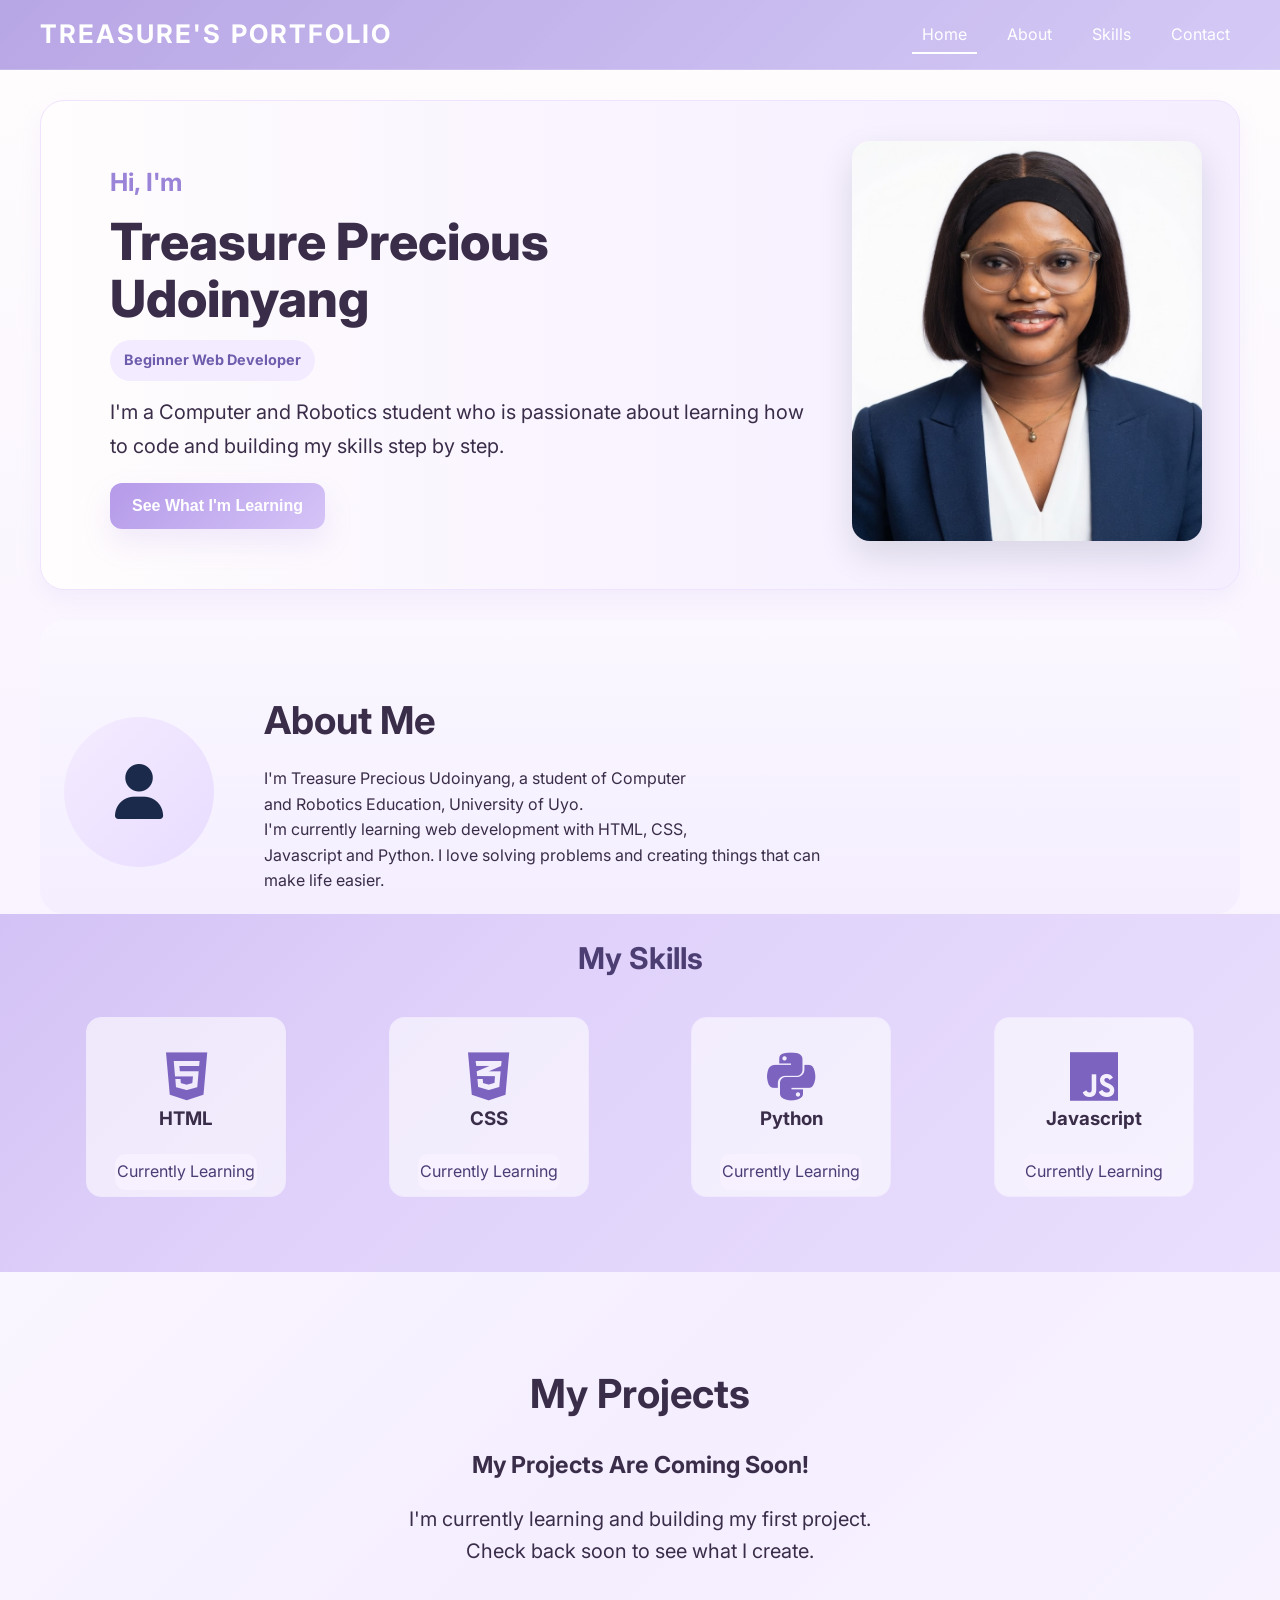
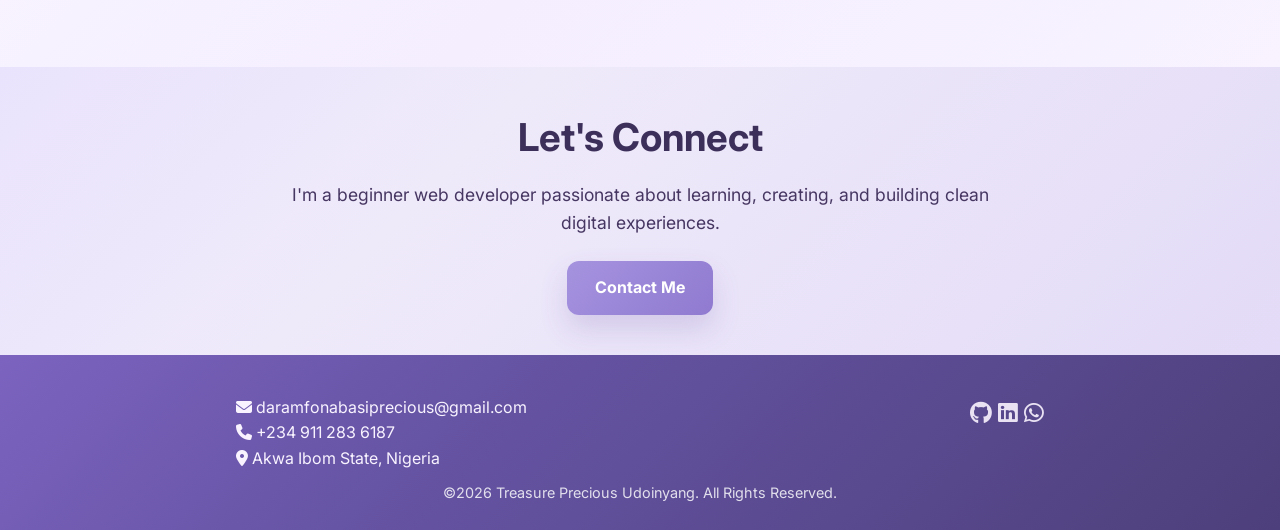
<file: index.html>
<!DOCTYPE html>
<html lang="en">
<head>
    <meta charset="UTF-8">
    <meta name="viewport" content="width=device-width, initial-scale=1.0">
    <title>Treasure's Portfolio</title>
    <link rel="stylesheet" href="https://cdnjs.cloudflare.com/ajax/libs/font-awesome/6.5.0/css/all.min.css">
    <link rel="stylesheet" href="portfolio.css">
</head>
<body>
    <header>
       <div class="header-div">
            <h2>TREASURE'S PORTFOLIO</h2>
            <nav>
                <ul>
                    <li><a href="#home" class="active">Home</a></li>
                    <li><a href="#about">About</a></li>
                    <li><a href="#skills">Skills</a></li>
                    <li><a href="#contact">Contact</a></li>
                </ul>
            </nav>
       </div>
    </header>
    <section class="intro" id="home">
        <div class="intro-div">
           <div class="text-div">
                <p class="hi" style="margin-bottom: 10px;">Hi, I'm</p>
                <h2>Treasure Precious <br>Udoinyang</h2>
                <div class="span"><span>Beginner Web Developer</span></div>
                <p style="font-size: 20px;">I'm a Computer and Robotics student who is passionate about learning how to code and building my skills step by step.</p>
                <div>
                    <button><a href="#learning">See What I'm Learning</a></button>
                </div>
           </div> 
           <div class="intro-image-wrap">
             <img src="images/professional.jpg" alt="My photo">
           </div>
        </div>
    </section>
    <section id="about">
        <div class="div-about">
            <div class="about-icon">
                <i class="fa-solid fa-user" style="color: #1b2a4a; font-size: 55px;"></i>
            </div>
            <div>
                <h2>About Me</h2>
                <p>I'm Treasure Precious Udoinyang, a student of Computer<br> and Robotics Education, University of Uyo. <br>I'm currently learning web development with HTML, CSS, <br>Javascript and Python. I love solving problems and creating things that can <br>make life easier.</p>
            </div>
        </div>
    </section>
    <section id="skills">
        <div class="skills-div">
            <h2>My Skills</h2>
            <div class="div-skills">
                <div class="skill">
                    <i class="fa-brands fa-html5"></i>
                    <h3>HTML</h3>
                    <p>Currently Learning</p>
                </div>
                <div class="skill">
                    <i class="fa-brands fa-css3-alt"></i>
                    <h3>CSS</h3>
                    <p>Currently Learning</p>
                </div>
                <div class="skill">
                    <i class="fa-brands fa-python"></i>
                    <h3>Python</h3>
                    <p>Currently Learning</p>
                </div>
                <div class="skill">
                    <i class="fa-brands fa-js"></i>
                    <h3>Javascript</h3>
                    <p>Currently Learning</p>
                </div>
            </div>
        </div>
    </section>
    <section class="projects">
        <div class="projects-div">
            <h1>My Projects</h1>
            <h3>My Projects Are Coming Soon!</h3>
            <p>I'm currently learning and building my first project.<br>Check back soon to see what I create.</p>
        </div>
    </section>
    <section class="cta-section">
        <div>
            <h2>Let's Connect</h2>
            <p>I'm a beginner web developer passionate about learning, creating, and building clean digital experiences.</p>
            <a class="cta-button" href="mailto:daramfonabasiprecious@gmail.com?subject=Portfolio%20Inquiry">Contact Me</a>
        </div>
    </section>
    <footer id="contact">
       <div class="contact-div">
            <div class="footer-div">
                <div class="div1"><i class="fa-solid fa-envelope"></i> daramfonabasiprecious@gmail.com</div>
                <div class="div2"><i class="fa-solid fa-phone"></i> +234 911 283 6187</div>
                <div class="div3"><i class="fa-solid fa-location-dot"></i> Akwa Ibom State, Nigeria</div>
            </div>
            <div class="social-links">
                <a href="https://github.com/treas24" target="_blank" rel="noopener noreferrer"><i class="fa-brands fa-github"></i></a>
                <a href="https://www.linkedin.com/in/treasure-udoinyang-40883a42a/" target="_blank" rel="noopener noreferrer"><i class="fa-brands fa-linkedin"></i></a>
                <a href="https://wa.me/2349112836187" target="_blank" rel="noopener noreferrer"><i class="fa-brands fa-whatsapp"></i></a>
            </div>
       </div>
        <span class="copy">&copy;2026 Treasure Precious Udoinyang. All Rights Reserved.</span>
    </footer>
</body>
</html>
</file>
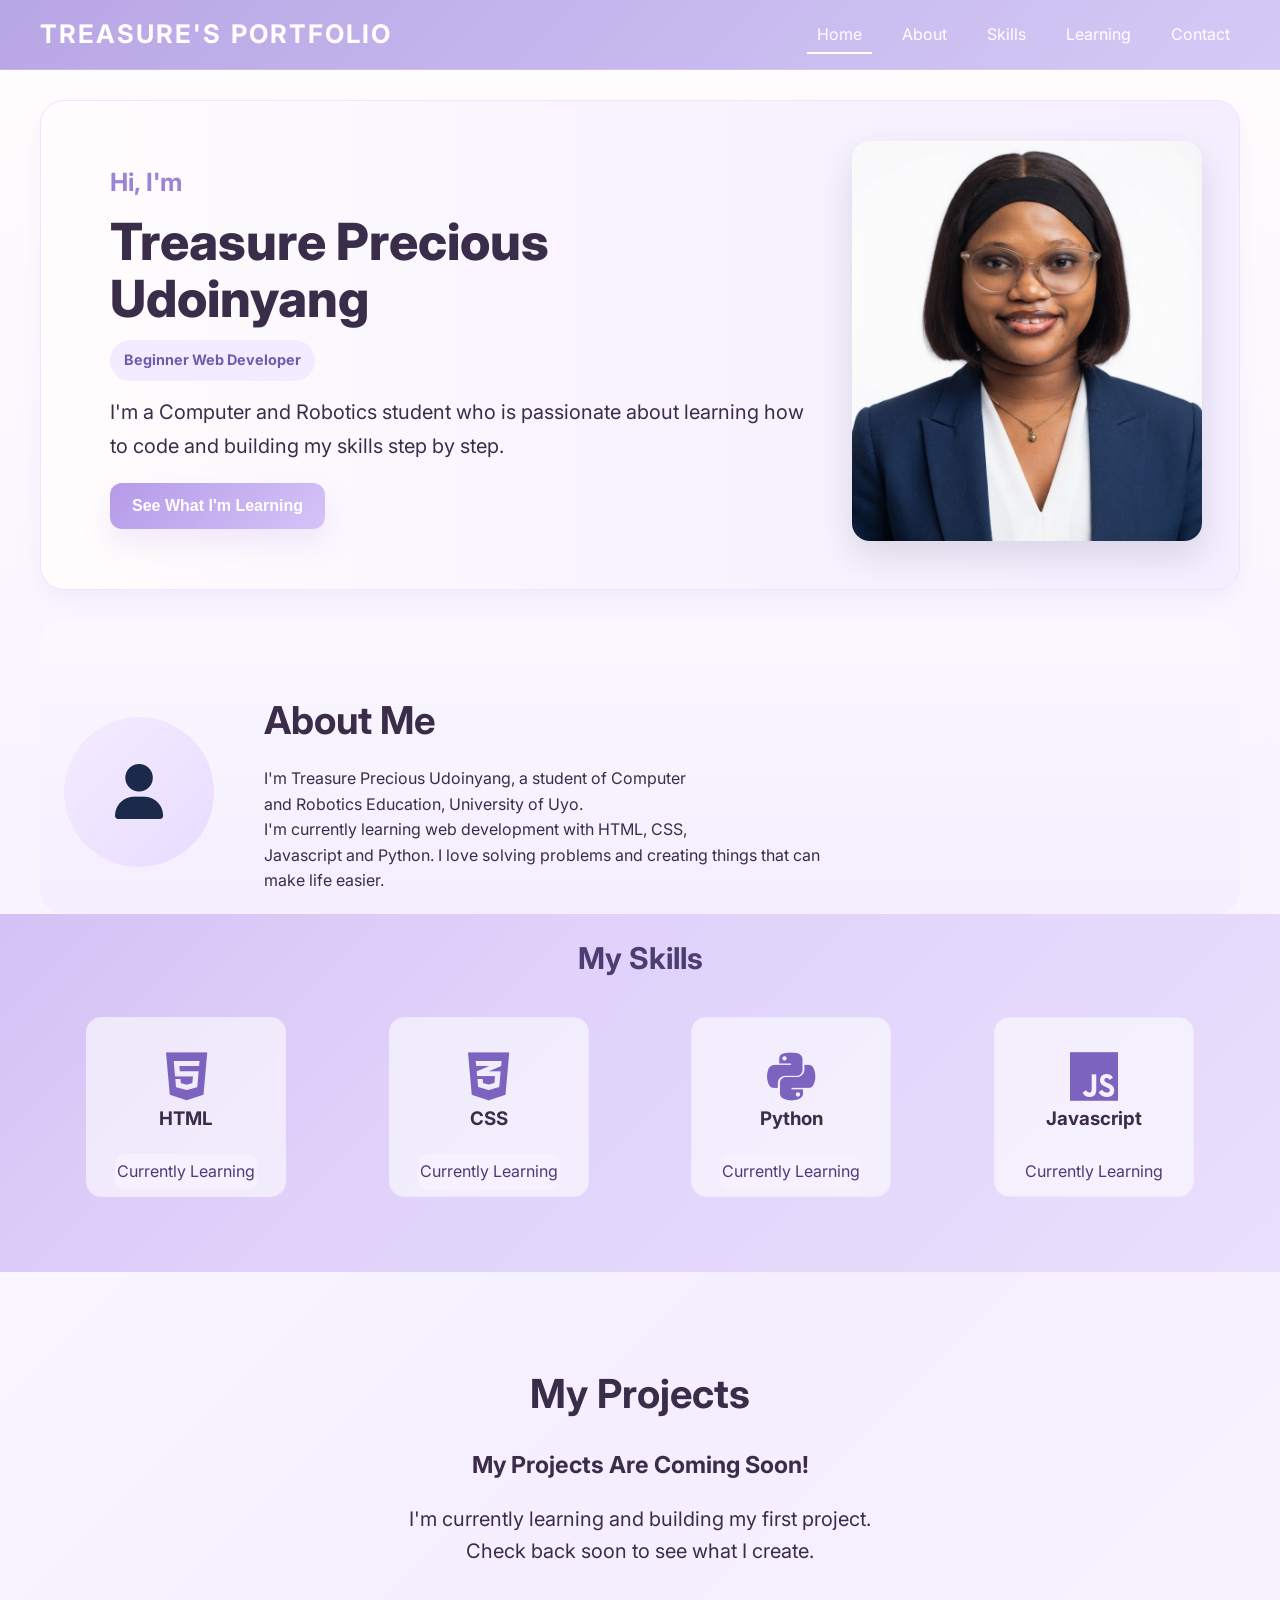
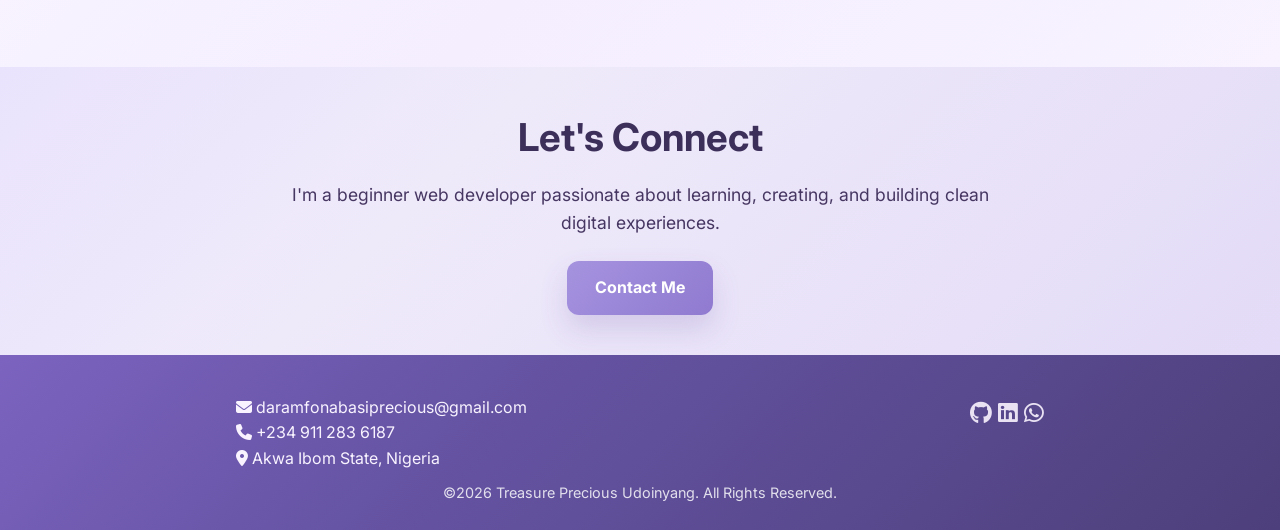
<file: portfolio.html>
<!DOCTYPE html>
<html lang="en">
<head>
    <meta charset="UTF-8">
    <meta name="viewport" content="width=device-width, initial-scale=1.0">
    <title>Treasure's Portfolio</title>
    <link rel="stylesheet" href="https://cdnjs.cloudflare.com/ajax/libs/font-awesome/6.5.0/css/all.min.css">
    <link rel="stylesheet" href="portfolio.css">
</head>
<body>
    <header>
       <div class="header-div">
            <h2>TREASURE'S PORTFOLIO</h2>
            <nav>
                <ul>
                    <li><a href="#home" class="active">Home</a></li>
                    <li><a href="#about">About</a></li>
                    <li><a href="#skills">Skills</a></li>
                    <li><a href="#learning">Learning</a></li>
                    <li><a href="#contact">Contact</a></li>
                </ul>
            </nav>
       </div>
    </header>
    <section class="intro" id="home">
        <div class="intro-div">
           <div class="text-div">
                <p class="hi" style="margin-bottom: 10px;">Hi, I'm</p>
                <h2>Treasure Precious <br>Udoinyang</h2>
                <div class="span"><span>Beginner Web Developer</span></div>
                <p style="font-size: 20px;">I'm a Computer and Robotics student who is passionate about learning how to code and building my skills step by step.</p>
                <div>
                    <button><a href="#learning">See What I'm Learning</a></button>
                </div>
           </div> 
           <div class="intro-image-wrap">
             <img src="images/professional.jpg" alt="My photo">
           </div>
        </div>
    </section>
    <section id="about">
        <div class="div-about">
            <div class="about-icon">
                <i class="fa-solid fa-user" style="color: #1b2a4a; font-size: 55px;"></i>
            </div>
            <div>
                <h2>About Me</h2>
                <p>I'm Treasure Precious Udoinyang, a student of Computer<br> and Robotics Education, University of Uyo. <br>I'm currently learning web development with HTML, CSS, <br>Javascript and Python. I love solving problems and creating things that can <br>make life easier.</p>
            </div>
        </div>
    </section>
    <section id="skills">
        <div class="skills-div">
            <h2>My Skills</h2>
            <div class="div-skills">
                <div class="skill">
                    <i class="fa-brands fa-html5"></i>
                    <h3>HTML</h3>
                    <p>Currently Learning</p>
                </div>
                <div class="skill">
                    <i class="fa-brands fa-css3-alt"></i>
                    <h3>CSS</h3>
                    <p>Currently Learning</p>
                </div>
                <div class="skill">
                    <i class="fa-brands fa-python"></i>
                    <h3>Python</h3>
                    <p>Currently Learning</p>
                </div>
                <div class="skill">
                    <i class="fa-brands fa-js"></i>
                    <h3>Javascript</h3>
                    <p>Currently Learning</p>
                </div>
            </div>
        </div>
    </section>
    <section class="projects">
        <div class="projects-div">
            <h1>My Projects</h1>
            <h3>My Projects Are Coming Soon!</h3>
            <p>I'm currently learning and building my first project.<br>Check back soon to see what I create.</p>
        </div>
    </section>
    <section class="cta-section">
        <div>
            <h2>Let's Connect</h2>
            <p>I'm a beginner web developer passionate about learning, creating, and building clean digital experiences.</p>
            <a class="cta-button" href="mailto:daramfonabasiprecious@gmail.com?subject=Portfolio%20Inquiry">Contact Me</a>
        </div>
    </section>
    <footer id="contact">
       <div class="contact-div">
            <div class="footer-div">
                <div class="div1"><i class="fa-solid fa-envelope"></i> daramfonabasiprecious@gmail.com</div>
                <div class="div2"><i class="fa-solid fa-phone"></i> +234 911 283 6187</div>
                <div class="div3"><i class="fa-solid fa-location-dot"></i> Akwa Ibom State, Nigeria</div>
            </div>
            <div class="social-links">
                <a href="https://github.com/treas24" target="_blank" rel="noopener noreferrer"><i class="fa-brands fa-github"></i></a>
                <a href="https://www.linkedin.com/in/treasure-udoinyang-40883a42a/" target="_blank" rel="noopener noreferrer"><i class="fa-brands fa-linkedin"></i></a>
                <a href="https://wa.me/2349112836187" target="_blank" rel="noopener noreferrer"><i class="fa-brands fa-whatsapp"></i></a>
            </div>
       </div>
        <span class="copy">&copy;2026 Treasure Precious Udoinyang. All Rights Reserved.</span>
    </footer>
</body>
</html>
</file>
<file: portfolio.css>
@import url('https://fonts.googleapis.com/css2?family=Inter:wght@300;400;500;600;700;800&display=swap');
*{
    box-sizing: border-box;
    margin: 0;
    padding: 0;
}
        html{
            scroll-behavior: smooth;
        }
        body {
            font-family: 'Inter', sans-serif;
            background: linear-gradient(180deg, #fffdfd 0%, #f9f4ff 35%, #f4efff 100%);
            color: #3a2d49;
            line-height: 1.6;
        }
        a {
            text-decoration: none;
        }
        header{
            background: linear-gradient(135deg, rgba(174, 154, 225, 0.88), rgba(203, 190, 244, 0.82));
            backdrop-filter: blur(10px);
            border-bottom: 1px solid rgba(255, 255, 255, 0.18);
            z-index: 1000;
            position: sticky;
            top: 0;
            padding: 14px 18px;
            color: #fff;
        }
        .header-div{
            max-width: 1200px;
            margin: 0 auto;
            display: flex;
            justify-content: space-between;
            align-items: center;
            gap: 20px;
        }
        header h2{
            font-size: clamp(1rem, 2vw, 1.6rem);
            letter-spacing: 0.08em;
        }
        nav ul {
            display: flex;
            align-items: center;
            gap: 20px;
            list-style: none;
        }
        nav ul li a{
            color: white;
            font-size: 1rem;
            padding: 8px 10px;
            transition: 0.3s ease;
            border-bottom: 2px solid transparent;
        }
        nav ul li a:hover,
        nav ul li a.active{
            border-bottom-color: white;
        }
        .intro{
            max-width: 1200px;
            margin: 30px auto;
            padding: 20px 25px;
            background: linear-gradient( to right, #fffdfd 0%, #f9f4ff 45%, #f4eeff 100%);
            border: 1px solid #efe3ff;
            border-radius: 24px;
            box-shadow: 0 10px 20px rgba(190, 172, 233, 0.12);
        }
        .intro-div{
            display: flex;
            align-items: center;
            justify-content: space-between;
            gap: 30px;
            padding: 20px 12px;
        }
        .text-div{
            padding: 10px 12px;
            margin-left: 20px;
            line-height: 1.7;
            flex: 1;
        }
        .hi{
            font-weight: 700;
            font-size: 25px;
            color: #9a84d8;
        }
        .text-div h2{
            font-weight: 800;
            font-size: clamp(2.2rem, 4vw, 4rem);
            line-height: 1.1;
        }
        .span{
            display: inline-block;
            background-color: #f3ebff;
            color: #6e5cac;
            padding: 8px 14px;
            font-size: 0.9rem;
            border-radius: 999px;
            font-weight: 700;
            margin: 14px 0;
        }
        .text-div button{
            margin-top: 20px;
            padding: 14px 22px;
            border-radius: 12px;
            border: none;
            background: linear-gradient(135deg, #b59ae9, #d5c4f7);
            transition: transform 0.2s ease, box-shadow 0.2s ease;
            box-shadow: 0 14px 28px rgba(181, 154, 233, 0.18);
        }
        .text-div button:hover{
            transform: translateY(-2px);
        }
        .text-div button a{
            color: white;
            font-size: 1rem;
            font-weight: 600;
        }
        .intro-image-wrap {
            flex: 0 0 350px;
            text-align: center;
        }
        .intro-image-wrap img {
            width: min(100%, 350px);
            height: 400px;
            object-fit: cover;
            border-radius: 18px;
            box-shadow: 0 15px 35px rgba(15, 23, 42, 0.12);
        }
        #about{
            max-width: 1200px;
            margin: 0 auto;
            padding: 70px 24px 20px;
            background: linear-gradient(180deg, #fbf8ff 0%, #f4eeff 100%);
            border-radius: 24px;
        }
        .div-about{
            display: flex;
            align-items: center;
            gap: 50px;
            flex-wrap: wrap;
        }
        .div-about > div:last-child {
            flex: 1;
            min-width: 280px;
        }
        .div-about h2{
            margin-bottom: 15px;
            font-size: clamp(1.8rem, 3vw, 2.5rem);
            text-align: left;
        }
        .div-about p {
            text-align: left;
        }
        .about-icon {
            background: linear-gradient(135deg, #f4ecff, #e8dcff);
            width: 150px;
            height: 150px;
            text-align: center;
            border-radius: 50%;
            display: grid;
            place-items: center;
            flex-shrink: 0;
        }
        #skills{
            background: linear-gradient(135deg, #d3c2f5 0%, #dfd1fa 35%, #eadffd 100%);
            padding: 20px 15px 40px;
            min-height: 300px;
            text-align: center;
        }
        #skills h2{
            text-align: center;
            color: #4c3d72;
            font-size: 30px;
        }
        .div-skills{
            display: grid;
            padding: 25px;
            grid-template-columns: repeat(auto-fit, minmax(200px, 1fr));
            align-items: center;
            gap: 10px;
        }
        .skill{
            margin: 10px auto;
            text-align: center;
            height: 180px;
            width: 200px;
            padding: 10px 15px;
            border: 1px solid #f0e8ff;
            border-radius: 15px;
            background: rgba(255, 255, 255, 0.6);
            transition: transform 0.3s ease, box-shadow 0.2s ease;
            display: flex;
            flex-direction: column;
            justify-content: center;
            align-items: center;
        }
        .skill:hover{
            transform: translateY(-4px);
            box-shadow: 0 10px 20px -5px rgba(0, 0, 0, 0.1);
        }
        .skill i{
            font-size: 55px;
            margin-top: 25px;
            color: #7b63bf;
        }
        .skill p{
            margin-top: 20px;
            background-color: #f6f0ff;
            color: #4a3d75;
            padding: 5px 2px;
            border-radius: 10px;
        }
        .projects{
            padding: 40px 20px 50px;
            background: linear-gradient(135deg, #faf6ff 0%, #f4eeff 50%, #f8f3ff 100%);
            text-align: center;
        }
        .projects-div{
            margin: 40px auto;
            padding: 10px;
            font-size: 20px;
            text-align: center;
        }
        .projects-div h1{
            font-size: 40px;
            margin-bottom: 20px;
        }
        .projects-div p{
            margin-top: 20px;
            font-size: 20px;
        }
        .cta-section {
            width: 100%;
            margin: 0;
            padding: 40px 20px;
            text-align: center;
            background: linear-gradient(135deg, #eae3fd 0%, #efeafa 35%, #e3dbf7 100%);
            border-radius: 0;
            border: none;
            box-shadow: none;
        }
        .cta-section h2 {
            font-size: clamp(2rem, 3vw, 3rem);
            margin-bottom: 12px;
            color: #3c2f5a;
        }
        .cta-section p {
            max-width: 700px;
            margin: 0 auto 24px;
            font-size: 1.1rem;
            color: #463662;
        }
        .cta-button {
            display: inline-block;
            background: linear-gradient(135deg, #a693df 0%, #8f7ad0 100%);
            color: #fff;
            text-decoration: none;
            padding: 14px 28px;
            border-radius: 12px;
            font-weight: 700;
            box-shadow: 0 14px 28px rgba(100, 80, 160, 0.18);
        }
        #contact{
            background: linear-gradient(135deg, #7b63bf 0%, #6654a4 35%, #4d3f7b 100%);
            color: #f8f3ff;
            padding: 40px 20px 25px;
            height: 100%;
        }
        .contact-div{
            display: flex;
            flex-direction: row;
            gap: 10px;
            justify-content: space-around;
        }
        .social-links {
            font-size: 1.4rem;
        }
        .social-links a {
            color: #f8f3ff;
            opacity: 0.9;
        }
        .social-links a:hover {
            opacity: 1;
        }
        .copy {
            display: block;
            margin-top: 10px;
            text-align: center;
            font-size: 0.9rem;
            color: rgba(255,255,255,0.82);
        }
        @media (max-width: 768px) {
            .header-div, .intro-div {
                flex-direction: column;
                text-align: center;
            }
            nav ul {
                flex-wrap: wrap;
                justify-content: center;
            }
            .text-div {
                margin-left: 0;
            }
            .intro-image-wrap {
                flex-basis: auto;
            }
            .div-about {
                justify-content: center;
                text-align: center;
            }
             #learning {
                padding: 40px 5%;
            }
            .learning-div {
                padding: 10px;
            }
            .div-learn {
                grid-template-columns: 1fr;
                gap: 20px;
                padding: 15px 0;
            }
            .learn {
                padding: 20px 10px;
                border-right: none;
                border-bottom: 1px solid #c5bfbf;
            }
            .learn:last-child {
                border-bottom: none;
            }
        }
</file>
